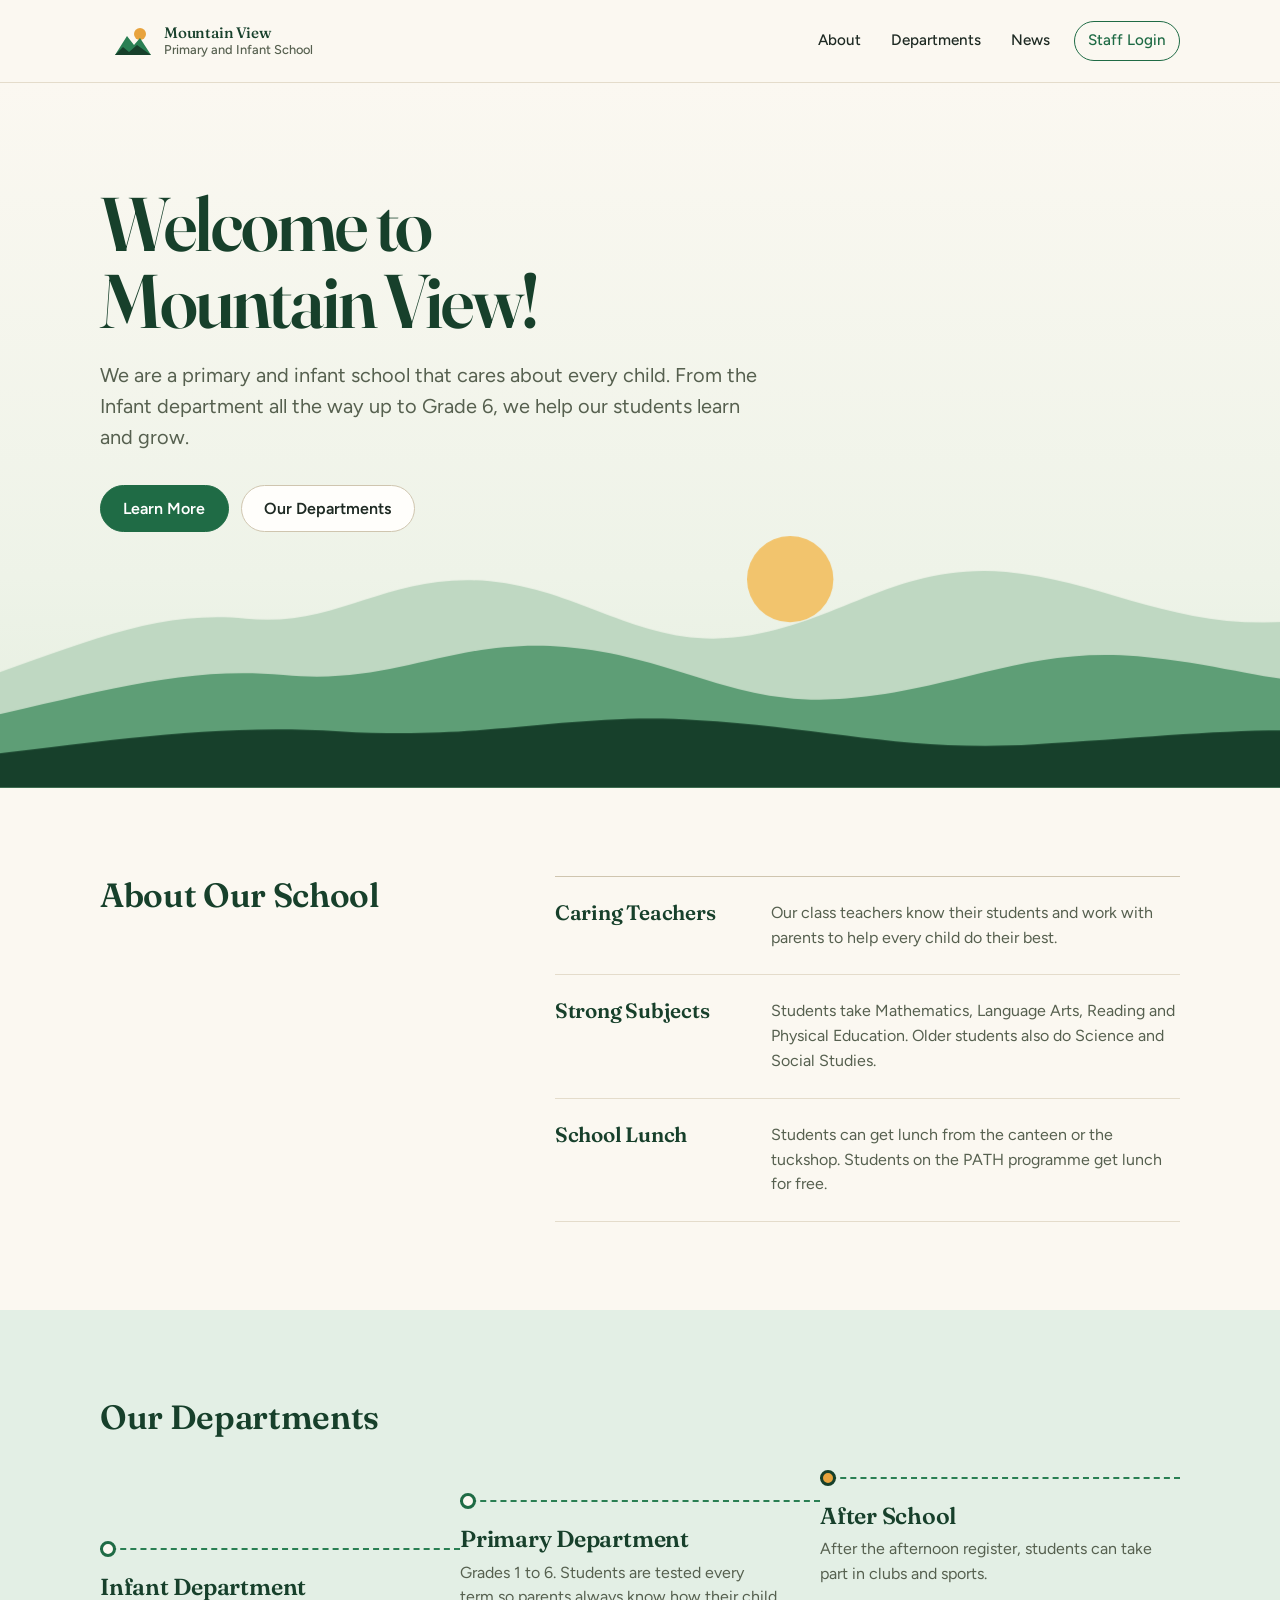
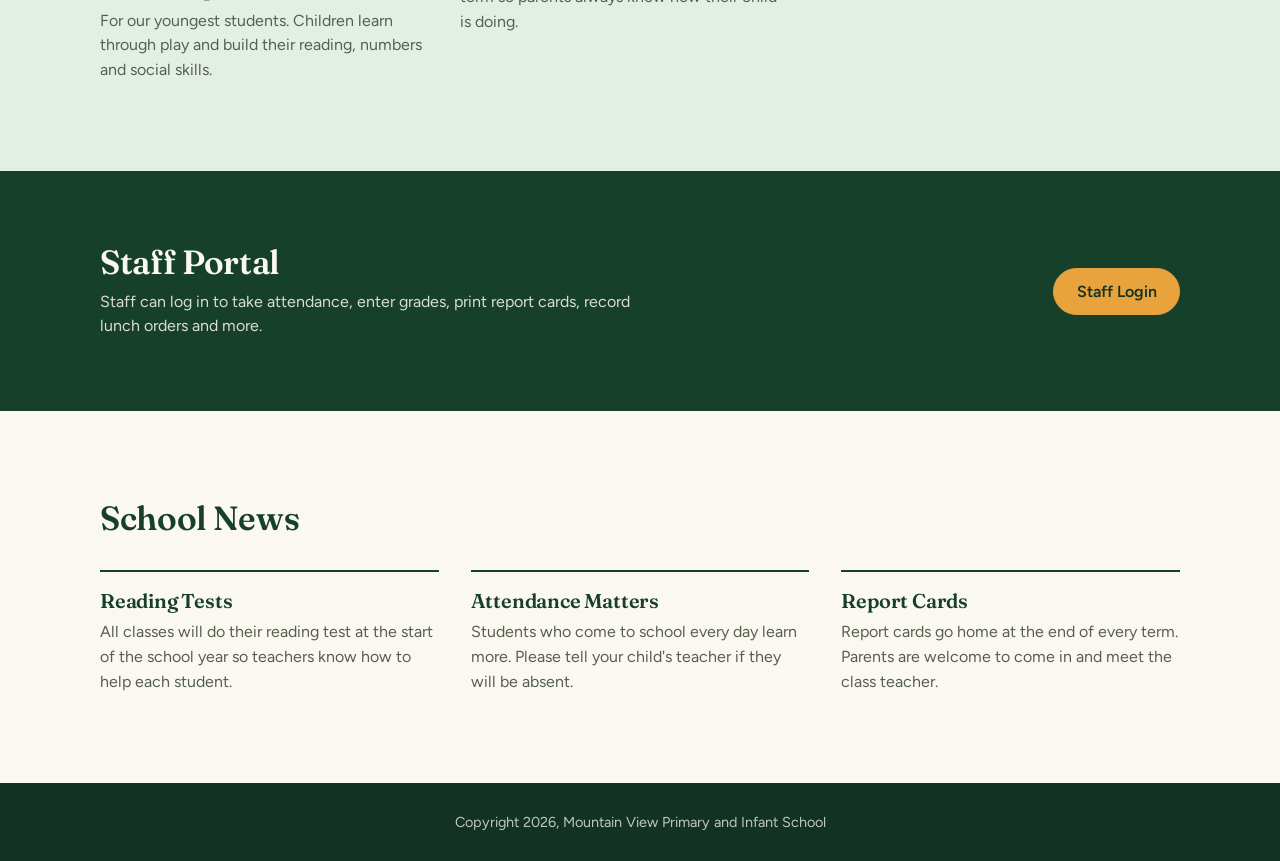
<file: src/main/resources/static/index.html>
<!DOCTYPE html>
<html lang="en">
<head>
    <meta charset="UTF-8">
    <meta name="viewport" content="width=device-width, initial-scale=1.0">
    <meta name="theme-color" content="#FBF8F1">
    <title>Mountain View Primary and Infant School</title>
    <link rel="stylesheet" href="css/styles.css">
</head>
<body>
    <header>
        <div class="container">
            <h1>
                <a href="index.html" class="brand">
                    <svg viewBox="0 0 40 40" aria-hidden="true">
                        <circle cx="27" cy="13" r="6" fill="#E8A33D"/>
                        <path d="M2 34 14 15l7 9 6-7 11 17z" fill="#2A7F53"/>
                        <path d="M2 34l8-8 6 5 8-7 14 10z" fill="#17402B"/>
                    </svg>
                    <span>Mountain View <small>Primary and Infant School</small></span>
                </a>
            </h1>
            <nav aria-label="Main">
                <ul>
                    <li><a href="#about">About</a></li>
                    <li><a href="#departments">Departments</a></li>
                    <li><a href="#news">News</a></li>
                    <li><a href="login.html" class="nav-cta">Staff Login</a></li>
                </ul>
            </nav>
        </div>
    </header>

    <main>
        <section class="hero">
            <div class="container">
                <h2>Welcome to Mountain View!</h2>
                <p>We are a primary and infant school that cares about every child. From the Infant department all the way up to Grade 6, we help our students learn and grow.</p>
                <div class="hero-actions">
                    <a href="#about" class="btn">Learn More</a>
                    <a href="#departments" class="btn secondary">Our Departments</a>
                </div>
            </div>
            <svg class="ridges" viewBox="0 0 1440 300" preserveAspectRatio="xMidYMax slice" aria-hidden="true">
                <circle class="sun-disc" cx="880" cy="78" r="46" fill="#F2C46D"/>
                <path class="ridge far" fill="#BFD8C2" d="M0 190 C120 150 200 110 300 120 C400 130 450 70 560 80 C660 90 720 150 820 140 C930 128 990 60 1110 70 C1220 80 1300 140 1440 120 V300 H0Z"/>
                <path class="ridge mid" fill="#5E9E76" d="M0 230 C140 200 230 170 340 180 C460 192 520 140 640 150 C760 160 820 215 940 205 C1060 195 1130 150 1250 160 C1340 168 1400 190 1440 185 V300 H0Z"/>
                <path class="ridge near" fill="#17402B" d="M0 268 C160 250 260 232 400 240 C560 250 640 220 780 228 C920 236 1000 262 1140 254 C1260 247 1360 236 1440 240 V300 H0Z"/>
            </svg>
        </section>

        <section class="section" id="about">
            <div class="container split">
                <h2>About Our School</h2>
                <ul class="ruled">
                    <li>
                        <h3>Caring Teachers</h3>
                        <p>Our class teachers know their students and work with parents to help every child do their best.</p>
                    </li>
                    <li>
                        <h3>Strong Subjects</h3>
                        <p>Students take Mathematics, Language Arts, Reading and Physical Education. Older students also do Science and Social Studies.</p>
                    </li>
                    <li>
                        <h3>School Lunch</h3>
                        <p>Students can get lunch from the canteen or the tuckshop. Students on the PATH programme get lunch for free.</p>
                    </li>
                </ul>
            </div>
        </section>

        <section class="section departments" id="departments">
            <div class="container">
                <h2>Our Departments</h2>
                <ol class="trail">
                    <li>
                        <h3>Infant Department</h3>
                        <p>For our youngest students. Children learn through play and build their reading, numbers and social skills.</p>
                    </li>
                    <li>
                        <h3>Primary Department</h3>
                        <p>Grades 1 to 6. Students are tested every term so parents always know how their child is doing.</p>
                    </li>
                    <li>
                        <h3>After School</h3>
                        <p>After the afternoon register, students can take part in clubs and sports.</p>
                    </li>
                </ol>
            </div>
        </section>

        <section class="portal-band">
            <div class="container">
                <div>
                    <h2>Staff Portal</h2>
                    <p>Staff can log in to take attendance, enter grades, print report cards, record lunch orders and more.</p>
                </div>
                <a href="login.html" class="btn sun">Staff Login</a>
            </div>
        </section>

        <section class="section" id="news">
            <div class="container">
                <h2>School News</h2>
                <div class="news-list">
                    <article>
                        <h3>Reading Tests</h3>
                        <p>All classes will do their reading test at the start of the school year so teachers know how to help each student.</p>
                    </article>
                    <article>
                        <h3>Attendance Matters</h3>
                        <p>Students who come to school every day learn more. Please tell your child's teacher if they will be absent.</p>
                    </article>
                    <article>
                        <h3>Report Cards</h3>
                        <p>Report cards go home at the end of every term. Parents are welcome to come in and meet the class teacher.</p>
                    </article>
                </div>
            </div>
        </section>
    </main>

    <footer>
        <div class="container">
            <p>Copyright 2026, Mountain View Primary and Infant School</p>
        </div>
    </footer>
</body>
</html>
</file>
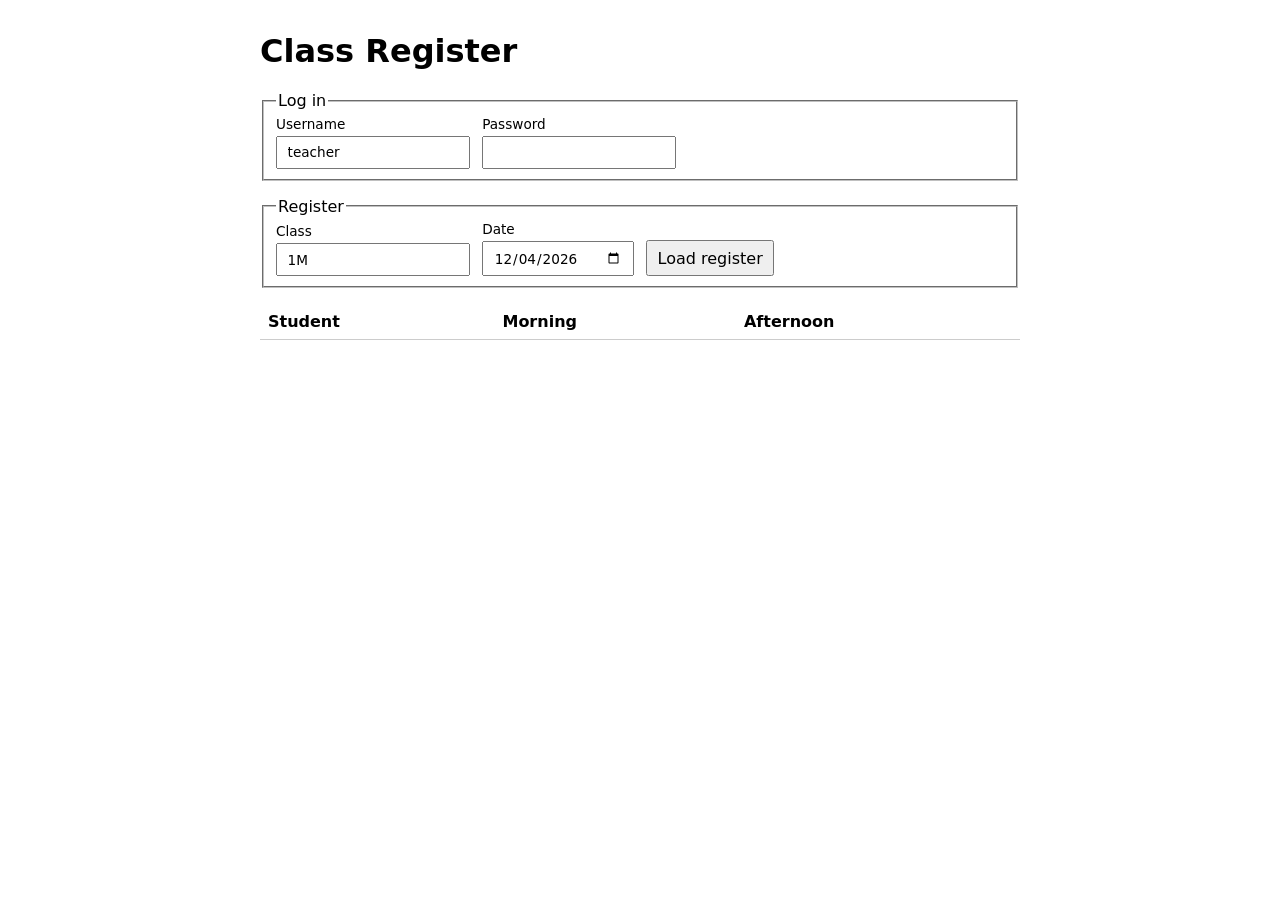
<file: src/main/resources/static/attendance.html>
<!DOCTYPE html>
<html lang="en">
<head>
  <meta charset="UTF-8">
  <meta name="viewport" content="width=device-width, initial-scale=1">
  <title>Class Register</title>
  <style>
    body { font-family: system-ui, sans-serif; max-width: 760px; margin: 2rem auto; padding: 0 1rem; }
    fieldset { margin-bottom: 1rem; display: flex; gap: .75rem; flex-wrap: wrap; align-items: end; }
    label { display: flex; flex-direction: column; font-size: .85rem; gap: .25rem; }
    input, select, button { font: inherit; padding: .4rem .6rem; }
    table { border-collapse: collapse; width: 100%; }
    th, td { border-bottom: 1px solid #ccc; padding: .5rem; text-align: left; }
    #message { margin: 1rem 0; font-weight: 600; }
  </style>
</head>
<body>
  <h1>Class Register</h1>

  <fieldset>
    <legend>Log in</legend>
    <label>Username <input id="username" value="teacher"></label>
    <label>Password <input id="password" type="password"></label>
  </fieldset>

  <fieldset>
    <legend>Register</legend>
    <label>Class <input id="className" value="1M"></label>
    <label>Date <input id="date" type="date"></label>
    <button id="load" type="button">Load register</button>
  </fieldset>

  <p id="message"></p>

  <table>
    <thead><tr><th>Student</th><th>Morning</th><th>Afternoon</th></tr></thead>
    <tbody id="rows"></tbody>
  </table>

  <p><button id="save" type="button" hidden>Save register</button></p>

  <script>
    const OPTIONS = ["PRESENT", "ABSENT", "LATE"];
    const el = (id) => document.getElementById(id);
    el("date").value = new Date().toLocaleDateString("en-CA");   // today as YYYY-MM-DD

    // HTTP Basic: the username and password go in a header on every request
    function authHeader() {
      return "Basic " + btoa(el("username").value + ":" + el("password").value);
    }

    async function callApi(method, url, body) {
      const response = await fetch(url, {
        method: method,
        headers: { "Authorization": authHeader(), "Content-Type": "application/json" },
        body: body ? JSON.stringify(body) : undefined
      });
      if (response.status === 401) throw new Error("Wrong username or password.");
      if (response.status === 403) throw new Error("Your role is not allowed to take attendance.");
      const data = await response.json();
      if (!response.ok) throw new Error(data.message || "Something went wrong.");
      return data;
    }

    function dropdown(selected) {
      const select = document.createElement("select");
      for (const option of OPTIONS) {
        const item = document.createElement("option");
        item.value = option;
        item.textContent = option.charAt(0) + option.slice(1).toLowerCase();
        item.selected = option === (selected || "PRESENT");
        select.appendChild(item);
      }
      return select;
    }

    function showRegister(register) {
      el("rows").replaceChildren();
      for (const row of register) {
        const tr = document.createElement("tr");
        tr.dataset.studentId = row.studentId;
        const name = document.createElement("td");
        name.textContent = row.studentName;
        const morning = document.createElement("td");
        morning.appendChild(dropdown(row.morning));
        const afternoon = document.createElement("td");
        afternoon.appendChild(dropdown(row.afternoon));
        tr.append(name, morning, afternoon);
        el("rows").appendChild(tr);
      }
      el("save").hidden = register.length === 0;
    }

    el("load").addEventListener("click", async () => {
      try {
        const url = "/api/attendance/classes/" + encodeURIComponent(el("className").value) + "?date=" + el("date").value;
        showRegister(await callApi("GET", url));
        el("message").textContent = "Register loaded.";
      } catch (error) {
        el("message").textContent = error.message;
      }
    });

    el("save").addEventListener("click", async () => {
      const entries = [...el("rows").children].map((tr) => ({
        studentId: Number(tr.dataset.studentId),
        morning: tr.querySelectorAll("select")[0].value,
        afternoon: tr.querySelectorAll("select")[1].value
      }));
      try {
        const url = "/api/attendance/classes/" + encodeURIComponent(el("className").value);
        showRegister(await callApi("PUT", url, { date: el("date").value, entries: entries }));
        el("message").textContent = "Saved " + entries.length + " students.";
      } catch (error) {
        el("message").textContent = error.message;
      }
    });
  </script>
</body>
</html>
</file>
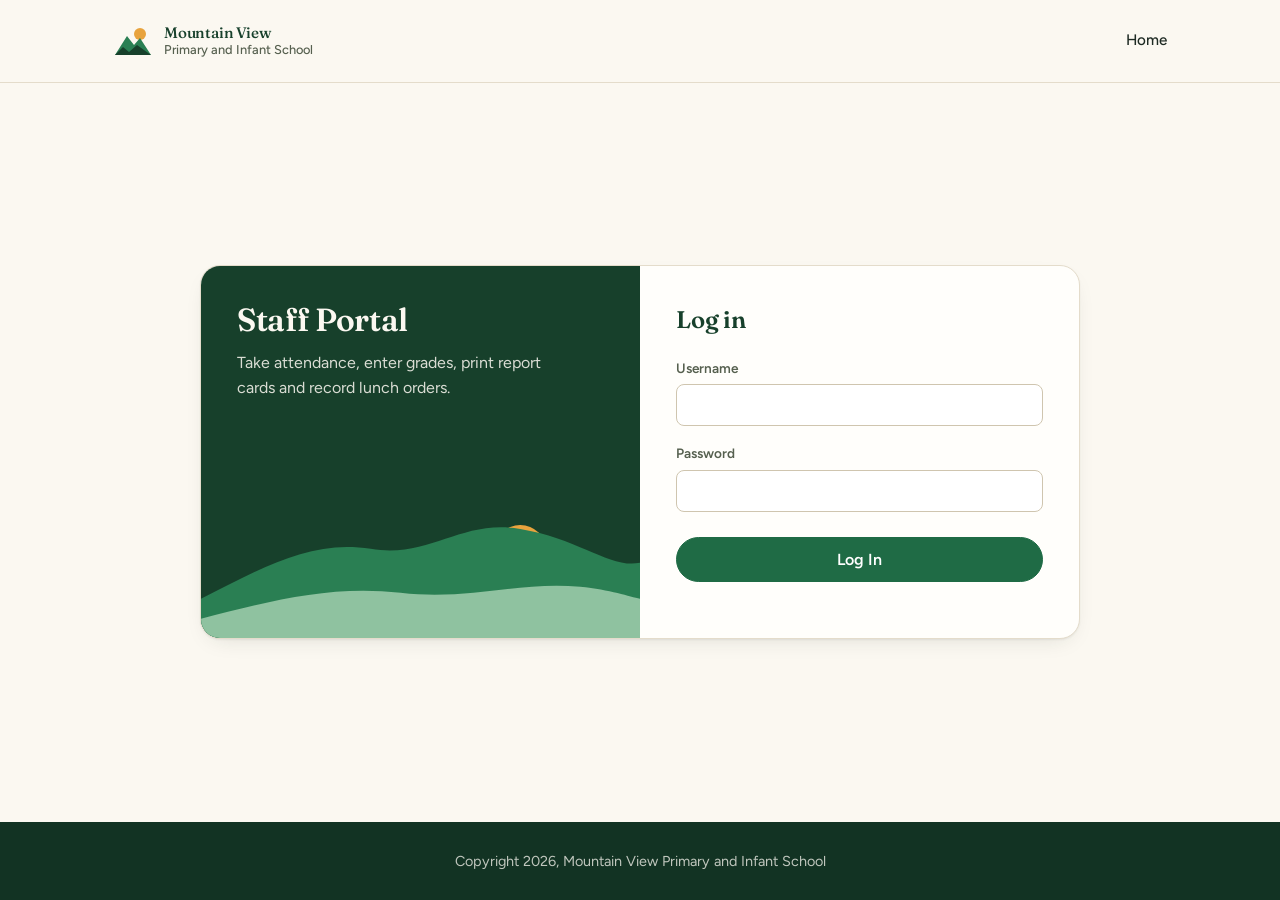
<file: src/main/resources/static/login.html>
<!DOCTYPE html>
<html lang="en">
<head>
    <meta charset="UTF-8">
    <meta name="viewport" content="width=device-width, initial-scale=1.0">
    <meta name="theme-color" content="#FBF8F1">
    <title>Staff Login</title>
    <link rel="stylesheet" href="css/styles.css">
    <script src="js/login.js"></script>
</head>
<body>
    <header>
        <div class="container">
            <h1>
                <a href="index.html" class="brand">
                    <svg viewBox="0 0 40 40" aria-hidden="true">
                        <circle cx="27" cy="13" r="6" fill="#E8A33D"/>
                        <path d="M2 34 14 15l7 9 6-7 11 17z" fill="#2A7F53"/>
                        <path d="M2 34l8-8 6 5 8-7 14 10z" fill="#17402B"/>
                    </svg>
                    <span>Mountain View <small>Primary and Infant School</small></span>
                </a>
            </h1>
            <nav aria-label="Main">
                <ul>
                    <li><a href="index.html">Home</a></li>
                </ul>
            </nav>
        </div>
    </header>

    <main class="login-page">
        <div class="login-box">
            <div class="login-side">
                <h2>Staff Portal</h2>
                <p>Take attendance, enter grades, print report cards and record lunch orders.</p>
                <svg viewBox="0 0 440 150" preserveAspectRatio="xMidYMax slice" aria-hidden="true">
                    <circle cx="320" cy="62" r="26" fill="#E8A33D"/>
                    <path fill="#2A7F53" d="M0 110 C60 80 110 50 170 60 C230 70 260 30 320 40 C380 50 410 80 440 74 V150 H0Z"/>
                    <path fill="#8FC2A0" d="M0 130 C70 112 130 96 200 104 C270 112 320 92 380 98 C410 101 430 108 440 110 V150 H0Z"/>
                </svg>
            </div>
            <form id="login-form" class="login-form">
                <h3>Log in</h3>
                <div class="field">
                    <label for="username">Username</label>
                    <input type="text" id="username" name="username" autocomplete="username" autocapitalize="none" spellcheck="false">
                </div>
                <div class="field">
                    <label for="password">Password</label>
                    <input type="password" id="password" name="password" autocomplete="current-password">
                </div>
                <button type="submit">Log In</button>
                <p id="message" class="message error" role="alert"></p>
            </form>
        </div>
    </main>

    <footer>
        <div class="container">
            <p>Copyright 2026, Mountain View Primary and Infant School</p>
        </div>
    </footer>
</body>
</html>
</file>
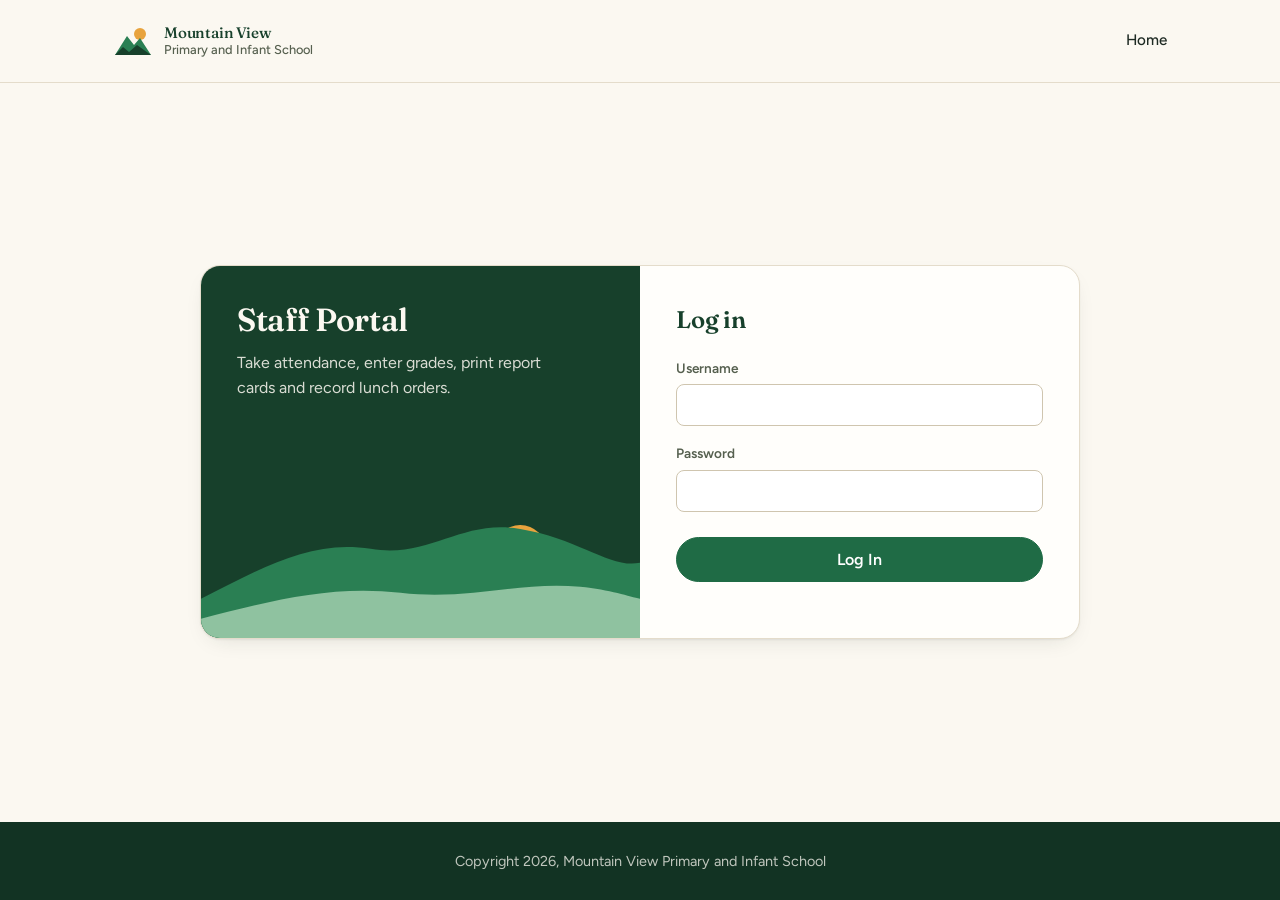
<file: src/main/resources/static/portal/attendance.html>
<!DOCTYPE html>
<html lang="en">
<head>
    <meta charset="UTF-8">
    <meta name="viewport" content="width=device-width, initial-scale=1.0">
    <title>Staff Portal - Attendance</title>
    <link rel="stylesheet" href="../css/styles.css">
    <script src="../js/common.js"></script>
    <script src="../js/attendance.js"></script>
</head>
<body>
    <header>
        <div class="container">
            <h1>MVPI Staff Portal</h1>
            <nav>
                <ul id="nav"></ul>
            </nav>
        </div>
    </header>

    <main class="portal container">
        <p class="user-info" id="user-info"></p>
        <div id="page-content">
            <h2>Attendance</h2>

            <fieldset>
                <legend>Take the Register</legend>
                <label>Class <select id="register-class"></select></label>
                <label>Date <input type="date" id="register-date"></label>
                <button type="button" id="load-register">Load Register</button>
                <p id="register-status"></p>
                <div class="table-scroll">
                    <table id="register-table" hidden>
                        <thead>
                            <tr><th>Student</th><th>Morning</th><th>Afternoon</th></tr>
                        </thead>
                        <tbody id="register-rows"></tbody>
                    </table>
                </div>
                <button type="button" id="all-present" class="grey" hidden>Mark Everyone Present</button>
                <button type="button" id="save-register" hidden>Save Register</button>
                <p id="register-message" class="message"></p>
            </fieldset>

            <fieldset>
                <legend>Daily Summary</legend>
                <label>Date <input type="date" id="daily-date"></label>
                <button type="button" id="load-daily">Show</button>
                <div id="daily-result"></div>
            </fieldset>

            <fieldset>
                <legend>Monthly Report</legend>
                <label>Month <input type="month" id="monthly-month"></label>
                <button type="button" id="load-monthly">Show</button>
                <div id="monthly-result"></div>
            </fieldset>

            <fieldset>
                <legend>Student Attendance History</legend>
                <label>Student name <input type="search" id="history-name" placeholder="e.g. Brown"></label>
                <label>From <input type="date" id="history-from"></label>
                <label>To <input type="date" id="history-to"></label>
                <button type="button" id="load-history">Search</button>
                <div id="history-result"></div>
            </fieldset>
        </div>
    </main>

    <footer>
        <div class="container">
            <p>Copyright 2026, Mountain View Primary and Infant School</p>
        </div>
    </footer>
</body>
</html>
</file>
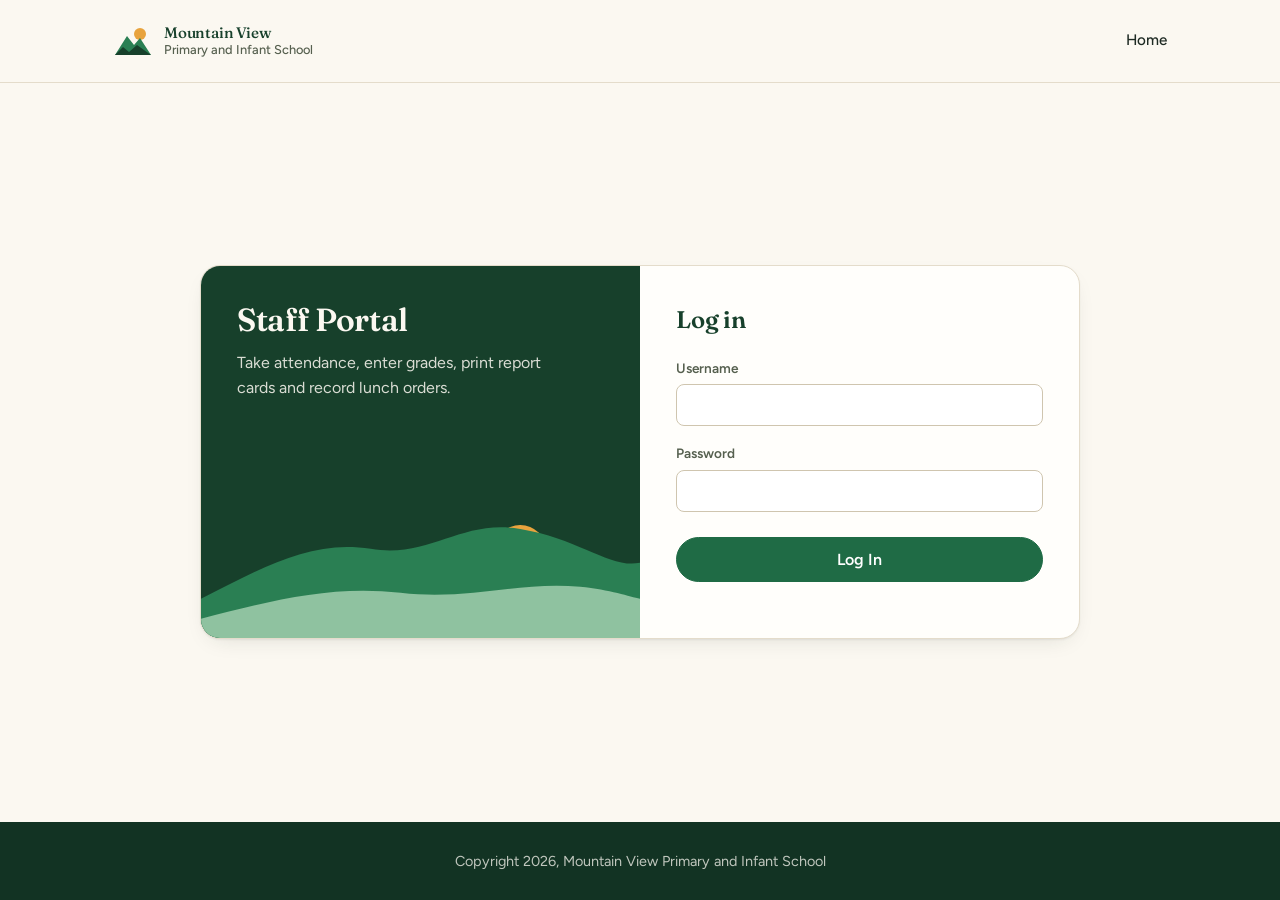
<file: src/main/resources/static/portal/dashboard.html>
<!DOCTYPE html>
<html lang="en">
<head>
    <meta charset="UTF-8">
    <meta name="viewport" content="width=device-width, initial-scale=1.0">
    <title>Staff Portal - Home</title>
    <link rel="stylesheet" href="../css/styles.css">
    <script src="../js/common.js"></script>
    <script src="../js/dashboard.js"></script>
</head>
<body>
    <header>
        <div class="container">
            <h1>MVPI Staff Portal</h1>
            <nav>
                <ul id="nav"></ul>
            </nav>
        </div>
    </header>

    <main class="portal container">
        <p class="user-info" id="user-info"></p>
        <div id="page-content">
            <h2 id="welcome">Welcome!</h2>
            <p>Use the menu at the top to get to the parts of the portal you can use.</p>

            <h3>Today at a glance</h3>
            <div class="boxes" id="boxes"></div>
        </div>
    </main>

    <footer>
        <div class="container">
            <p>Copyright 2026, Mountain View Primary and Infant School</p>
        </div>
    </footer>
</body>
</html>
</file>
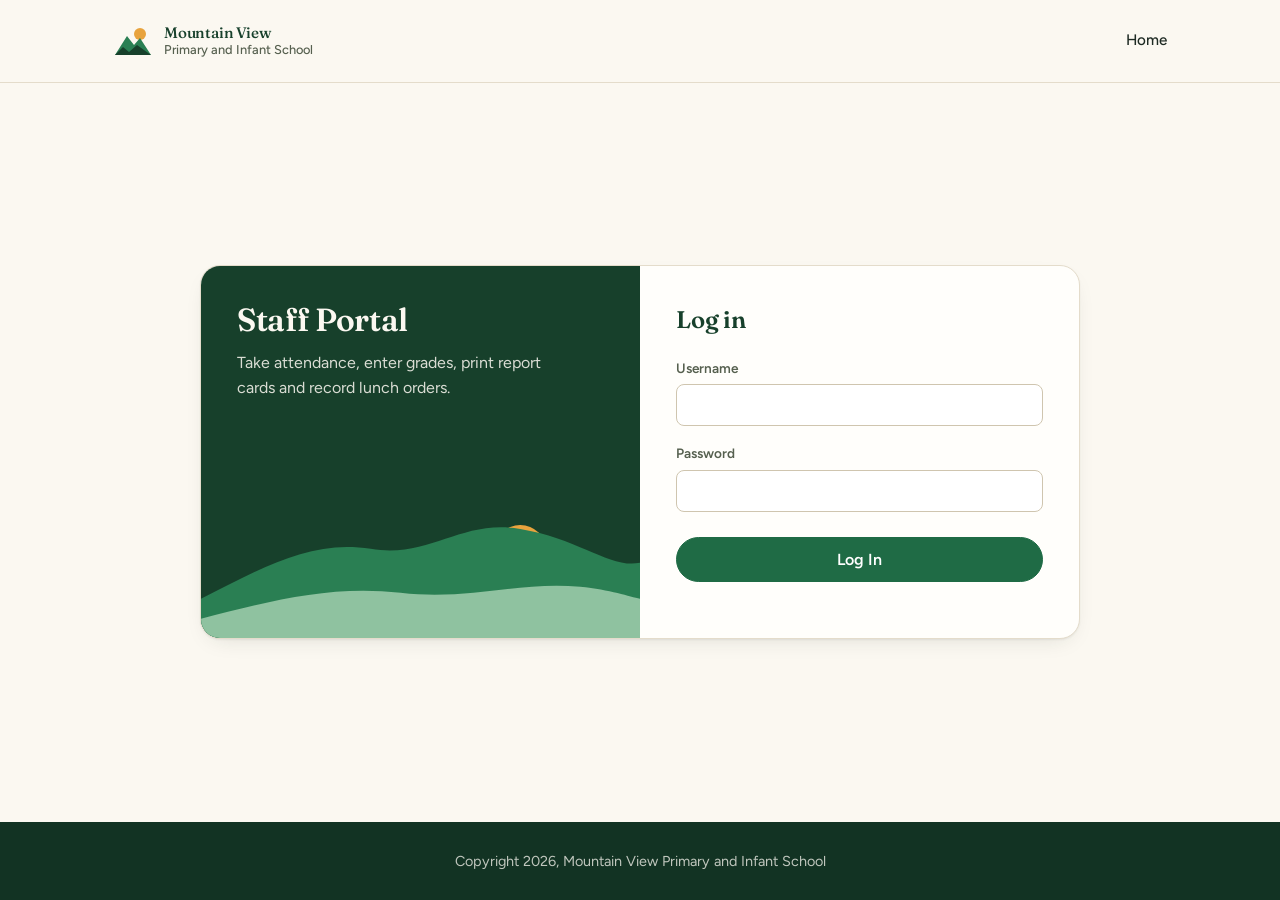
<file: src/main/resources/static/portal/finance.html>
<!DOCTYPE html>
<html lang="en">
<head>
    <meta charset="UTF-8">
    <meta name="viewport" content="width=device-width, initial-scale=1.0">
    <title>Staff Portal - Finance</title>
    <link rel="stylesheet" href="../css/styles.css">
    <script src="../js/common.js"></script>
    <script src="../js/finance.js"></script>
</head>
<body>
    <header>
        <div class="container">
            <h1>MVPI Staff Portal</h1>
            <nav>
                <ul id="nav"></ul>
            </nav>
        </div>
    </header>

    <main class="portal container">
        <p class="user-info" id="user-info"></p>
        <div id="page-content">
            <h2>Income and Expenses</h2>

            <fieldset>
                <legend>Summary</legend>
                <label>From <input type="date" id="from"></label>
                <label>To <input type="date" id="to"></label>
                <label>Type
                    <select id="type-filter">
                        <option value="">All</option>
                        <option value="INCOME">Income</option>
                        <option value="EXPENSE">Expense</option>
                    </select>
                </label>
                <button type="button" id="load-summary">Show</button>
                <div id="summary-result"></div>
            </fieldset>

            <form id="entry-form">
                <fieldset>
                    <legend id="form-title">Add Income or Expense</legend>
                    <label>Type
                        <select id="type">
                            <option value="EXPENSE">Expense</option>
                            <option value="INCOME">Income</option>
                        </select>
                    </label>
                    <label>Category <select id="category"></select></label>
                    <label>Amount <input type="number" id="amount" min="0.01" step="0.01"></label>
                    <label>Date <input type="date" id="entry-date"></label>
                    <br>
                    <label>Description <input type="text" id="description" size="30"></label>
                    <label>Paid to / received from <input type="text" id="payee"></label>
                    <label>Receipt or cheque # <input type="text" id="reference"></label>
                    <br>
                    <button type="submit" id="save-button">Save</button>
                    <button type="button" class="grey" id="cancel-button" hidden>Cancel</button>
                    <p id="form-message" class="message"></p>
                </fieldset>
            </form>

            <fieldset>
                <legend>Monthly Report</legend>
                <label>Month <input type="month" id="month"></label>
                <button type="button" id="load-monthly">Show</button>
                <button type="button" class="grey" onclick="window.print()">Print</button>
                <div id="monthly-result"></div>
            </fieldset>
        </div>
    </main>

    <footer>
        <div class="container">
            <p>Copyright 2026, Mountain View Primary and Infant School</p>
        </div>
    </footer>
</body>
</html>
</file>
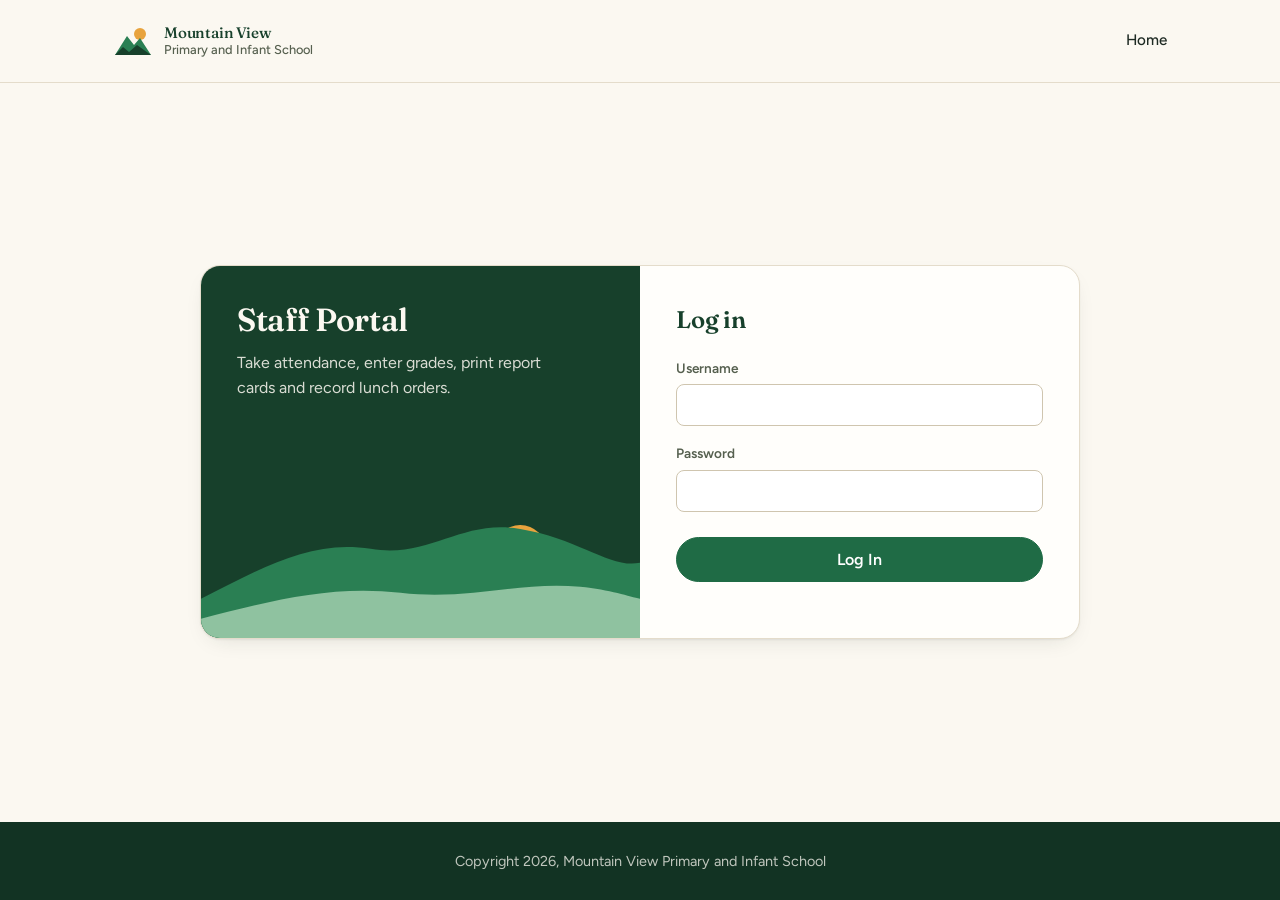
<file: src/main/resources/static/portal/grades.html>
<!DOCTYPE html>
<html lang="en">
<head>
    <meta charset="UTF-8">
    <meta name="viewport" content="width=device-width, initial-scale=1.0">
    <title>Staff Portal - Grades</title>
    <link rel="stylesheet" href="../css/styles.css">
    <script src="../js/common.js"></script>
    <script src="../js/grades.js"></script>
</head>
<body>
    <header>
        <div class="container">
            <h1>MVPI Staff Portal</h1>
            <nav>
                <ul id="nav"></ul>
            </nav>
        </div>
    </header>

    <main class="portal container">
        <p class="user-info" id="user-info"></p>
        <div id="page-content">
            <h2>Grades</h2>

            <label>Class <select id="class-select"></select></label>
            <label>Student <select id="student-select"></select></label>
            <label>Academic year <input type="text" id="year" size="10"></label>
            <label>Term
                <select id="term-filter">
                    <option value="">All terms</option>
                    <option value="DIAGNOSTIC">Diagnostic</option>
                    <option value="TERM_1">Term 1</option>
                    <option value="TERM_2">Term 2</option>
                    <option value="TERM_3">Term 3</option>
                </select>
            </label>
            <button type="button" id="show-grades">Show Grades</button>

            <div id="grades-result"></div>

            <form id="grade-form" hidden>
                <fieldset>
                    <legend id="form-title">Add a Grade</legend>
                    <label>Subject <select id="subject"></select></label>
                    <label>Term
                        <select id="term">
                            <option value="DIAGNOSTIC">Diagnostic</option>
                            <option value="TERM_1">Term 1</option>
                            <option value="TERM_2">Term 2</option>
                            <option value="TERM_3">Term 3</option>
                        </select>
                    </label>
                    <label>Classwork (0-100) <input type="number" id="classwork" min="0" max="100" step="0.5"></label>
                    <label>Exam (0-100) <input type="number" id="exam" min="0" max="100" step="0.5"></label>
                    <br>
                    <button type="submit" id="save-button">Add Grade</button>
                    <button type="button" class="grey" id="cancel-button" hidden>Cancel</button>
                    <p id="form-message" class="message"></p>
                </fieldset>
            </form>
        </div>
    </main>

    <footer>
        <div class="container">
            <p>Copyright 2026, Mountain View Primary and Infant School</p>
        </div>
    </footer>
</body>
</html>
</file>
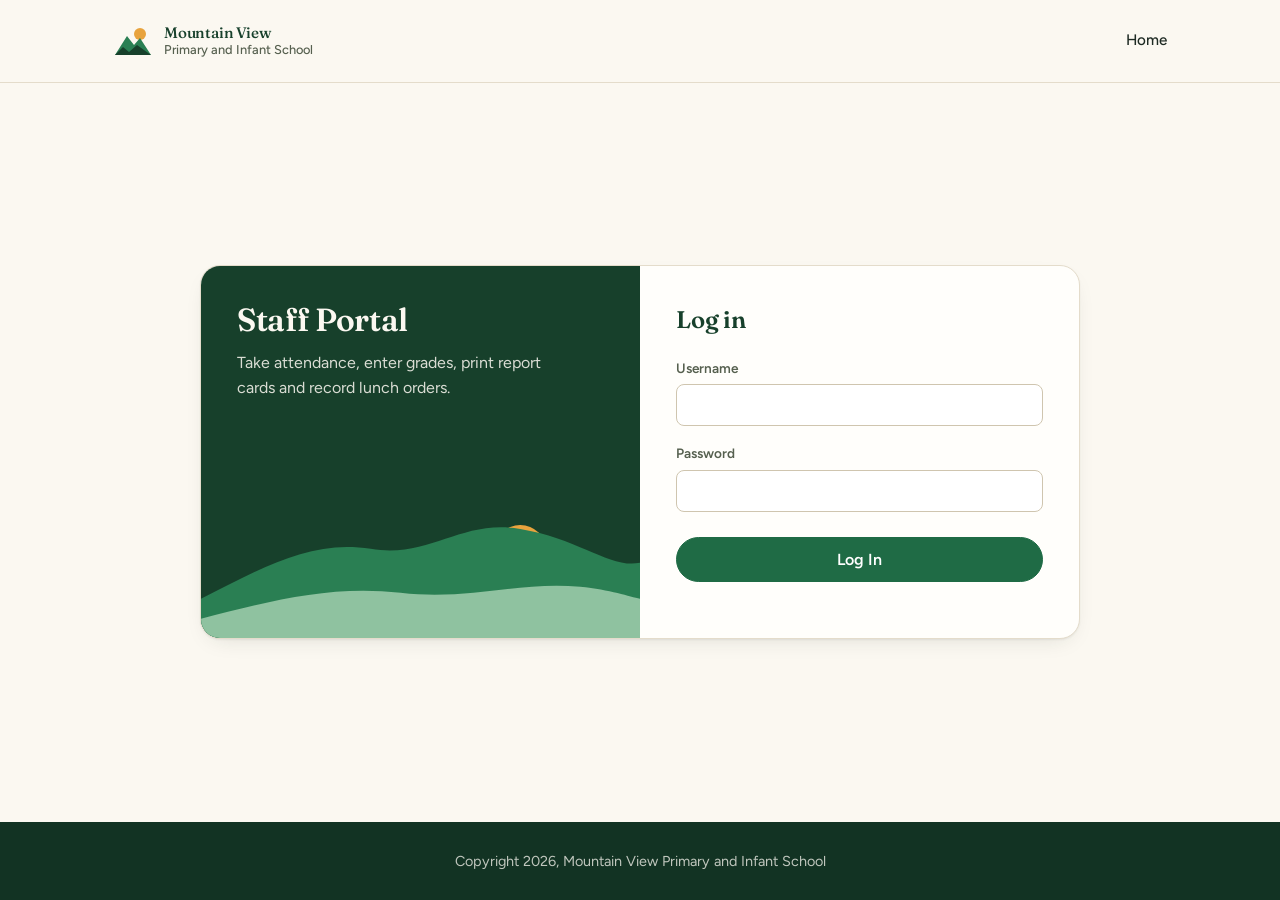
<file: src/main/resources/static/portal/lunch.html>
<!DOCTYPE html>
<html lang="en">
<head>
    <meta charset="UTF-8">
    <meta name="viewport" content="width=device-width, initial-scale=1.0">
    <title>Staff Portal - Lunch</title>
    <link rel="stylesheet" href="../css/styles.css">
    <script src="../js/common.js"></script>
    <script src="../js/lunch.js"></script>
</head>
<body>
    <header>
        <div class="container">
            <h1>MVPI Staff Portal</h1>
            <nav>
                <ul id="nav"></ul>
            </nav>
        </div>
    </header>

    <main class="portal container">
        <p class="user-info" id="user-info"></p>
        <div id="page-content">
            <h2>Lunch</h2>

            <fieldset>
                <legend>Lunch Orders</legend>
                <label>Date <input type="date" id="order-date"></label>
                <button type="button" id="load-orders">Show Orders</button>
                <div id="orders-result"></div>
                <p id="orders-message" class="message"></p>
            </fieldset>

            <form id="order-form">
                <fieldset>
                    <legend id="form-title">Record an Order</legend>
                    <label>Student <select id="order-student"></select></label>
                    <label>Date <input type="date" id="order-form-date"></label>
                    <label>Method
                        <select id="order-method">
                            <option value="">Student's usual method</option>
                            <option value="CANTEEN">Canteen</option>
                            <option value="TUCKSHOP">Tuckshop</option>
                            <option value="PATH">PATH</option>
                        </select>
                    </label>
                    <br>
                    <label>Item <input type="text" id="order-item" placeholder="e.g. Chicken and rice"></label>
                    <label>Amount paid <input type="number" id="order-amount" min="0" step="0.01"></label>
                    <label>Status
                        <select id="order-status">
                            <option value="ORDERED">Ordered</option>
                            <option value="SERVED">Served</option>
                            <option value="CANCELLED">Cancelled</option>
                        </select>
                    </label>
                    <p>PATH lunches are free, so the amount is saved as $0.</p>
                    <button type="submit" id="save-button">Save Order</button>
                    <button type="button" class="grey" id="cancel-button" hidden>Cancel</button>
                    <p id="form-message" class="message"></p>
                </fieldset>
            </form>

            <fieldset>
                <legend>Students' Lunch Methods</legend>
                <p>Change the dropdown to change how a student usually gets lunch.</p>
                <div class="table-scroll">
                    <table>
                        <thead>
                            <tr><th>Student</th><th>Class</th><th>Lunch Method</th></tr>
                        </thead>
                        <tbody id="method-rows"></tbody>
                    </table>
                </div>
                <p id="method-message" class="message"></p>
            </fieldset>

            <fieldset>
                <legend>Daily Lunch Report</legend>
                <label>Date <input type="date" id="report-date"></label>
                <button type="button" id="load-report">Show Report</button>
                <div id="report-result"></div>
            </fieldset>
        </div>
    </main>

    <footer>
        <div class="container">
            <p>Copyright 2026, Mountain View Primary and Infant School</p>
        </div>
    </footer>
</body>
</html>
</file>
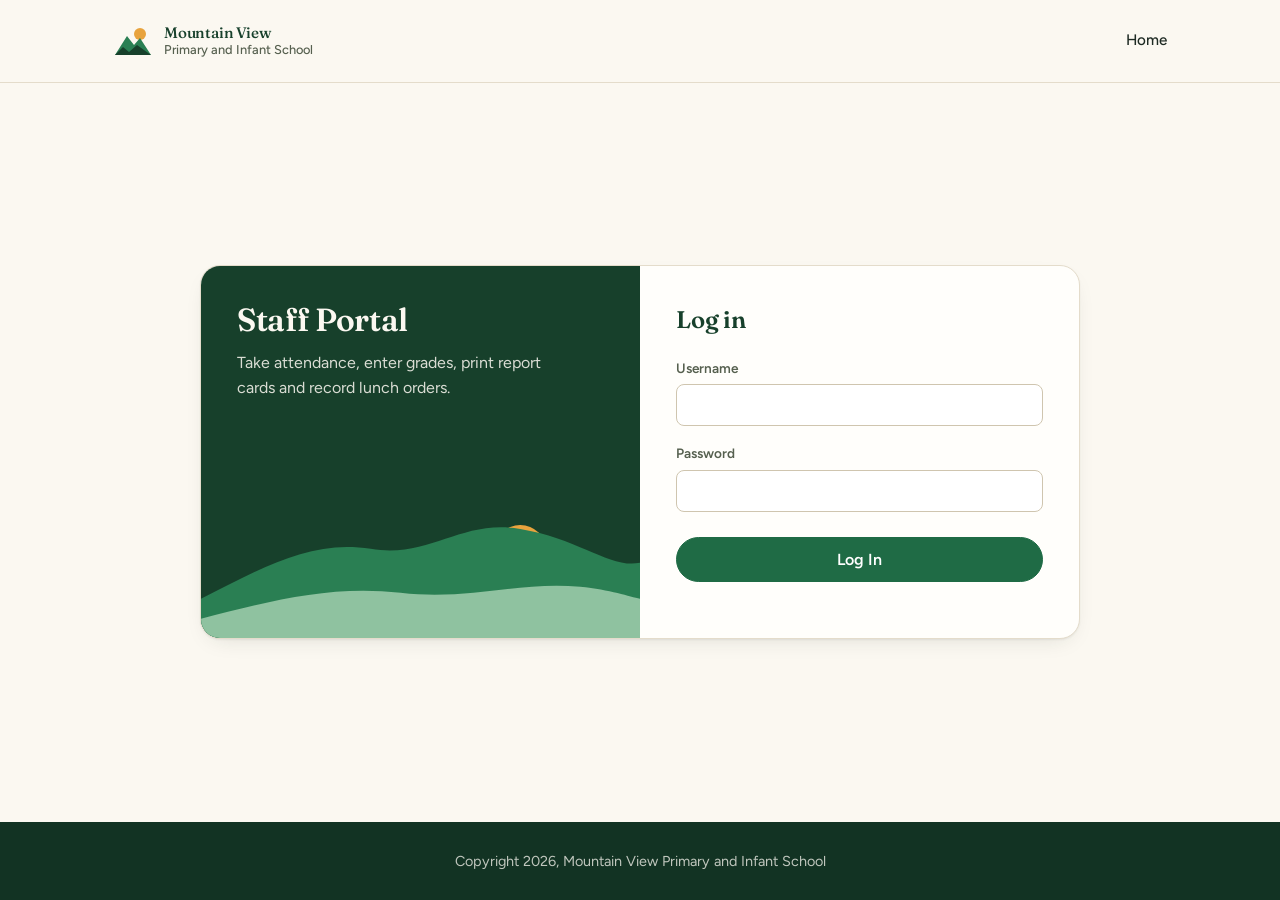
<file: src/main/resources/static/portal/reportcard.html>
<!DOCTYPE html>
<html lang="en">
<head>
    <meta charset="UTF-8">
    <meta name="viewport" content="width=device-width, initial-scale=1.0">
    <title>Staff Portal - Report Cards</title>
    <link rel="stylesheet" href="../css/styles.css">
    <script src="../js/common.js"></script>
    <script src="../js/reportcard.js"></script>
</head>
<body>
    <header>
        <div class="container">
            <h1>MVPI Staff Portal</h1>
            <nav>
                <ul id="nav"></ul>
            </nav>
        </div>
    </header>

    <main class="portal container">
        <p class="user-info" id="user-info"></p>
        <div id="page-content">
            <h2 class="no-print">Report Cards</h2>

            <fieldset>
                <legend>Pick a Student</legend>
                <label>Class <select id="class-select"></select></label>
                <label>Student <select id="student-select"></select></label>
                <label>Academic year <input type="text" id="year" size="10"></label>
                <label>Term
                    <select id="term">
                        <option value="TERM_1">Term 1</option>
                        <option value="TERM_2">Term 2</option>
                        <option value="TERM_3">Term 3</option>
                        <option value="DIAGNOSTIC">Diagnostic</option>
                    </select>
                </label>
                <br>
                <label>Attendance from <input type="date" id="from"></label>
                <label>to <input type="date" id="to"></label>
                <button type="button" id="make-card">Make Report Card</button>
                <p id="message" class="message error"></p>
            </fieldset>

            <div id="card"></div>
        </div>
    </main>

    <footer>
        <div class="container">
            <p>Copyright 2026, Mountain View Primary and Infant School</p>
        </div>
    </footer>
</body>
</html>
</file>
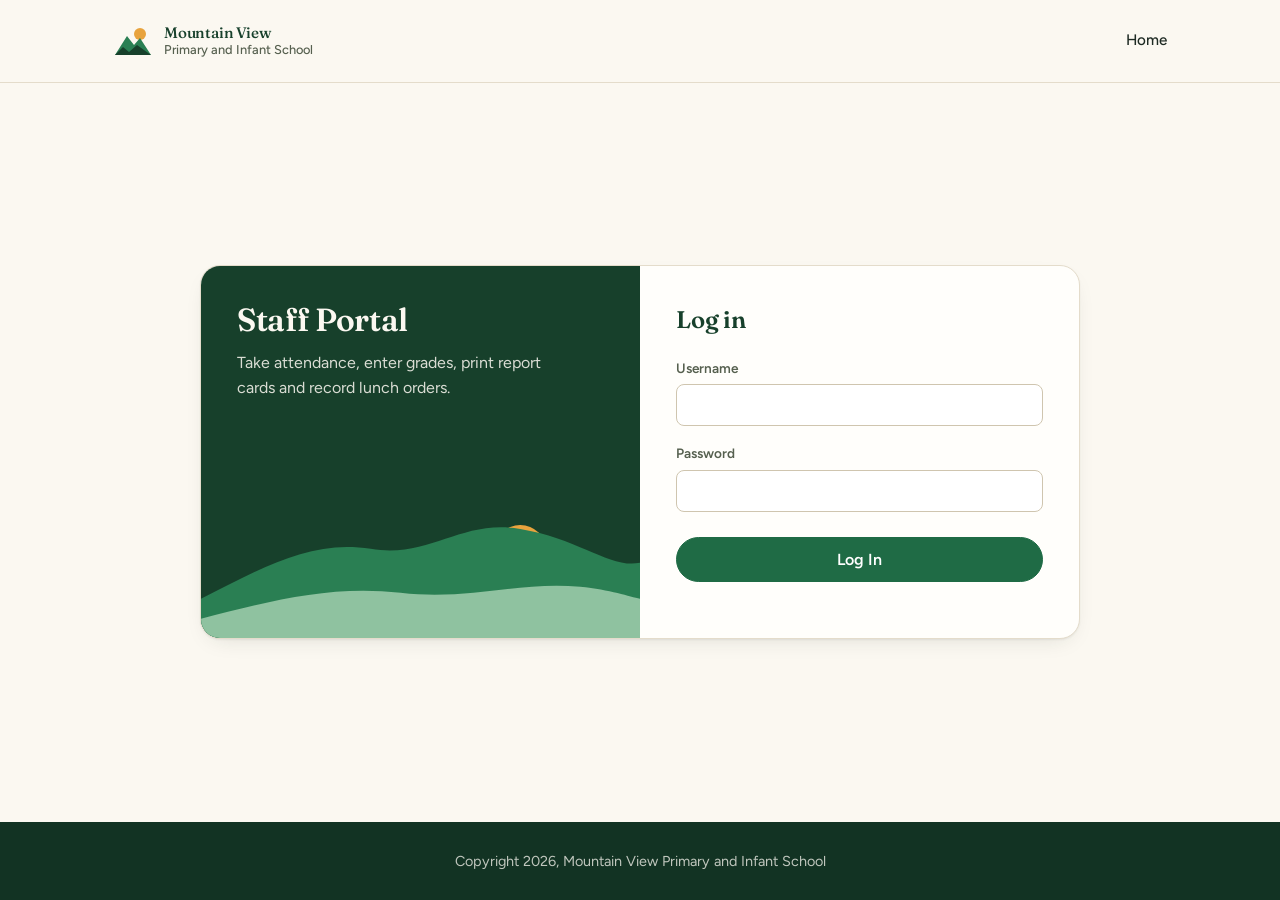
<file: src/main/resources/static/portal/staff.html>
<!DOCTYPE html>
<html lang="en">
<head>
    <meta charset="UTF-8">
    <meta name="viewport" content="width=device-width, initial-scale=1.0">
    <title>Staff Portal - Staff</title>
    <link rel="stylesheet" href="../css/styles.css">
    <script src="../js/common.js"></script>
    <script src="../js/staff.js"></script>
</head>
<body>
    <header>
        <div class="container">
            <h1>MVPI Staff Portal</h1>
            <nav>
                <ul id="nav"></ul>
            </nav>
        </div>
    </header>

    <main class="portal container">
        <p class="user-info" id="user-info"></p>
        <div id="page-content">
            <h2>Staff Records</h2>

            <label>Name <input type="search" id="search-name"></label>
            <label>Position <select id="search-position"></select></label>
            <label>Status
                <select id="search-status">
                    <option value="">Any</option>
                    <option value="ACTIVE" selected>Active</option>
                    <option value="ON_LEAVE">On Leave</option>
                    <option value="FORMER">Former</option>
                </select>
            </label>
            <button type="button" id="search-button">Search</button>

            <div class="table-scroll">
                <table>
                    <thead>
                        <tr><th>Name</th><th>Position</th><th>Class</th><th>Phone</th><th>Email</th><th>Status</th><th></th></tr>
                    </thead>
                    <tbody id="staff-rows"></tbody>
                </table>
            </div>

            <form id="staff-form">
                <fieldset>
                    <legend id="form-title">Add a Staff Member</legend>
                    <label>First name <input type="text" id="firstName"></label>
                    <label>Last name <input type="text" id="lastName"></label>
                    <label>Date of birth <input type="date" id="dateOfBirth"></label>
                    <br>
                    <label>Position <select id="position"></select></label>
                    <label>Class (teachers only) <input type="text" id="className" size="6"></label>
                    <label>Employment
                        <select id="employmentType">
                            <option value="FULL_TIME">Full Time</option>
                            <option value="PART_TIME">Part Time</option>
                            <option value="CONTRACT">Contract</option>
                        </select>
                    </label>
                    <label>Hire date <input type="date" id="hireDate"></label>
                    <br>
                    <label>Phone (876-555-0123) <input type="text" id="phone"></label>
                    <label>Email <input type="email" id="email"></label>
                    <label>Address <input type="text" id="address" size="35"></label>
                    <label id="status-label" hidden>Status
                        <select id="employmentStatus">
                            <option value="ACTIVE">Active</option>
                            <option value="ON_LEAVE">On Leave</option>
                            <option value="FORMER">Former</option>
                        </select>
                    </label>
                    <br>
                    <button type="submit" id="save-button">Add Staff Member</button>
                    <button type="button" class="grey" id="cancel-button" hidden>Cancel</button>
                    <p id="form-message" class="message"></p>
                </fieldset>
            </form>
        </div>
    </main>

    <footer>
        <div class="container">
            <p>Copyright 2026, Mountain View Primary and Infant School</p>
        </div>
    </footer>
</body>
</html>
</file>
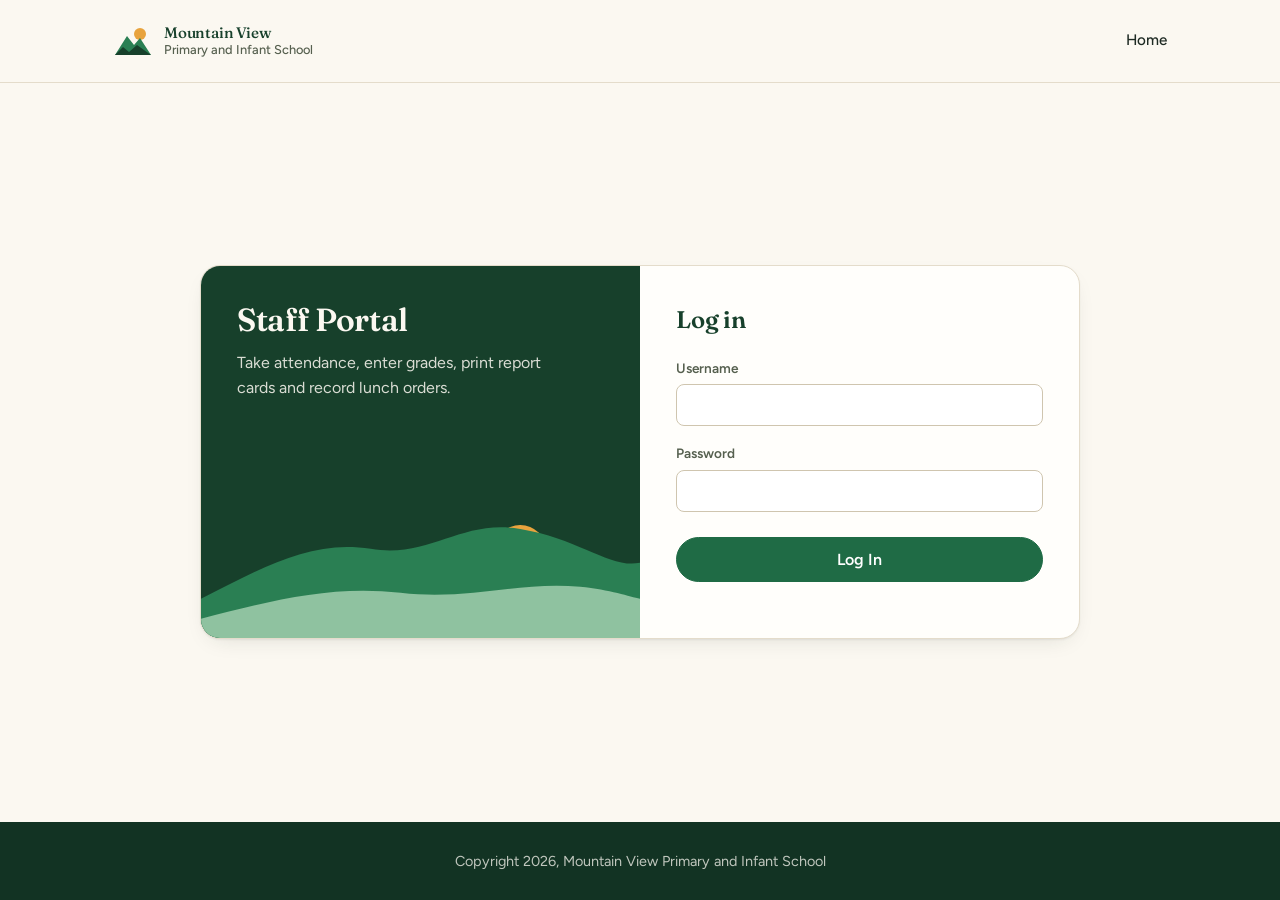
<file: src/main/resources/static/portal/students.html>
<!DOCTYPE html>
<html lang="en">
<head>
    <meta charset="UTF-8">
    <meta name="viewport" content="width=device-width, initial-scale=1.0">
    <title>Staff Portal - Students</title>
    <link rel="stylesheet" href="../css/styles.css">
    <script src="../js/common.js"></script>
    <script src="../js/students.js"></script>
</head>
<body>
    <header>
        <div class="container">
            <h1>MVPI Staff Portal</h1>
            <nav>
                <ul id="nav"></ul>
            </nav>
        </div>
    </header>

    <main class="portal container">
        <p class="user-info" id="user-info"></p>
        <div id="page-content">
            <h2>Students</h2>

            <label for="search">Search by name:</label>
            <input type="search" id="search" placeholder="Type a name">
            <label for="class-filter">Class:</label>
            <select id="class-filter">
                <option value="">All classes</option>
            </select>

            <p id="count"></p>
            <div class="table-scroll">
                <table>
                    <thead>
                        <tr>
                            <th>Name</th>
                            <th>Class</th>
                            <th>Grade</th>
                            <th>Gender</th>
                            <th>Department</th>
                            <th class="records-only"></th>
                        </tr>
                    </thead>
                    <tbody id="student-rows"></tbody>
                </table>
            </div>

            <div id="details" class="details" hidden></div>

            <!-- Only the Principal, Vice Principal and admin staff see this form -->
            <form id="student-form" class="records-only">
                <fieldset>
                    <legend id="form-title">Register a New Student</legend>
                    <div class="form-row">
                        <label>First name <input type="text" id="firstName"></label>
                        <label>Last name <input type="text" id="lastName"></label>
                        <label>Gender
                            <select id="gender">
                                <option value="FEMALE">Female</option>
                                <option value="MALE">Male</option>
                            </select>
                        </label>
                        <label>Date of birth <input type="date" id="dateOfBirth"></label>
                    </div>
                    <div class="form-row">
                        <label>Grade
                            <select id="gradeLevel">
                                <option value="0">Infant</option>
                                <option value="1">Grade 1</option>
                                <option value="2">Grade 2</option>
                                <option value="3">Grade 3</option>
                                <option value="4">Grade 4</option>
                                <option value="5">Grade 5</option>
                                <option value="6">Grade 6</option>
                            </select>
                        </label>
                        <label>Class (e.g. 1M) <input type="text" id="className"></label>
                        <label>Department
                            <select id="division">
                                <option value="PRIMARY">Primary</option>
                                <option value="INFANT">Infant</option>
                            </select>
                        </label>
                        <label>Registration date <input type="date" id="registrationDate"></label>
                    </div>
                    <div class="form-row">
                        <label>Address <input type="text" id="address" size="40"></label>
                        <label>Guardian name <input type="text" id="guardianName"></label>
                        <label>Guardian phone <input type="text" id="guardianPhone"></label>
                    </div>
                    <div class="form-row">
                        <label>Health notes <textarea id="healthInfo" rows="2" cols="40"></textarea></label>
                        <label><input type="checkbox" id="immunizationUpToDate"> Immunizations up to date</label>
                    </div>
                    <button type="submit" id="save-button">Register Student</button>
                    <button type="button" class="grey" id="cancel-button" hidden>Cancel</button>
                    <p id="form-message" class="message"></p>
                </fieldset>
            </form>
        </div>
    </main>

    <footer>
        <div class="container">
            <p>Copyright 2026, Mountain View Primary and Infant School</p>
        </div>
    </footer>
</body>
</html>
</file>
<file: src/main/resources/static/css/styles.css>
/* Styles for the Mountain View website and staff portal */

@import url("https://fonts.googleapis.com/css2?family=Fraunces:opsz,wght@9..144,400..700&family=Figtree:wght@400..700&display=swap");

:root {
    /* Colours: warm exercise-book paper, hillside greens, a little sun */
    --paper: #FBF8F1;
    --paper-deep: #F3EEE1;
    --surface: #FFFEFB;
    --line: #E4DCCB;
    --line-strong: #CFC5AF;
    --ink: #1E2A23;
    --ink-muted: #56604F;
    --green-900: #123323;
    --green-800: #17402B;
    --green-700: #1F6B45;
    --green-600: #2A7F53;
    --green-300: #8FC2A0;
    --green-100: #E3EFE5;
    --sun: #E8A33D;
    --sun-soft: #F6DDB0;
    --blue: #2B4C7E;
    --error: #B42318;
    --error-soft: #FDECEA;

    --font-display: "Fraunces", Georgia, "Times New Roman", serif;
    --font-body: "Figtree", -apple-system, "Segoe UI", Roboto, Arial, sans-serif;

    --radius: 14px;
    --radius-sm: 8px;
    --shadow: 0 1px 2px rgba(30, 42, 35, 0.06), 0 8px 24px -12px rgba(30, 42, 35, 0.18);
    --ease-out: cubic-bezier(0.16, 1, 0.3, 1);
}

*, *::before, *::after {
    box-sizing: border-box;
}

html {
    scroll-behavior: smooth;
    scroll-padding-top: 5.5rem;
    scrollbar-color: var(--line-strong) var(--paper);
    -webkit-text-size-adjust: 100%;
}

body {
    margin: 0;
    font-family: var(--font-body);
    font-size: 16px;
    line-height: 1.55;
    color: var(--ink);
    background-color: var(--paper);
    -webkit-font-smoothing: antialiased;
    min-height: 100vh;
    display: flex;
    flex-direction: column;
}

main {
    flex: 1;
}

::selection {
    background-color: var(--sun-soft);
    color: var(--ink);
}

.container {
    max-width: 1120px;
    width: 100%;
    margin: 0 auto;
    padding-left: 1.25rem;
    padding-right: 1.25rem;
}

h1, h2, h3 {
    font-family: var(--font-display);
    font-weight: 600;
    color: var(--green-800);
    line-height: 1.15;
    letter-spacing: -0.01em;
    text-wrap: balance;
}

h2 {
    font-size: clamp(1.6rem, 1.2rem + 1.4vw, 2.1rem);
    margin: 1.75rem 0 0.75rem;
}

h3 {
    font-size: 1.25rem;
    margin: 1.5rem 0 0.5rem;
}

p {
    text-wrap: pretty;
}

a {
    color: var(--blue);
    text-underline-offset: 3px;
    text-decoration-thickness: 1px;
}

a:hover {
    text-decoration-thickness: 2px;
}

:focus-visible {
    outline: 3px solid var(--blue);
    outline-offset: 2px;
    border-radius: 4px;
}

/* Makes sure anything with the hidden attribute stays hidden */
[hidden] {
    display: none !important;
}

.table-scroll {
    overflow-x: auto;
    width: 100%;
}


/* The header (public pages) */

header {
    background-color: rgba(251, 248, 241, 0.92);
    border-bottom: 1px solid var(--line);
    position: sticky;
    top: 0;
    z-index: 10;
    backdrop-filter: saturate(1.4) blur(10px);
    -webkit-backdrop-filter: saturate(1.4) blur(10px);
}

header .container {
    display: flex;
    align-items: center;
    justify-content: space-between;
    gap: 1.5rem;
    padding-top: 0.85rem;
    padding-bottom: 0.85rem;
}

header h1 {
    margin: 0;
    font-size: 1.15rem;
    line-height: 1.2;
    display: flex;
    align-items: center;
    gap: 0.7rem;
}

.brand {
    display: flex;
    align-items: center;
    gap: 0.7rem;
    color: inherit;
    text-decoration: none;
}

.brand svg {
    width: 40px;
    height: 40px;
    flex-shrink: 0;
}

.brand small {
    display: block;
    font-family: var(--font-body);
    font-size: 0.8rem;
    font-weight: 500;
    letter-spacing: 0;
    color: var(--ink-muted);
}

header ul {
    list-style: none;
    margin: 0;
    padding: 0;
    display: flex;
    flex-wrap: wrap;
    align-items: center;
    gap: 0.25rem;
}

header a {
    display: inline-block;
    text-decoration: none;
    color: var(--ink);
    font-weight: 500;
    font-size: 0.95rem;
    padding: 0.45rem 0.8rem;
    border-radius: 999px;
    transition: background-color 160ms ease, color 160ms ease;
}

header a:hover {
    background-color: var(--paper-deep);
    color: var(--green-700);
}

header a.current {
    color: var(--green-800);
    background-color: var(--green-100);
    font-weight: 600;
}

header a.nav-cta {
    border: 1px solid var(--green-700);
    color: var(--green-700);
    margin-left: 0.5rem;
}

header a.nav-cta:hover {
    background-color: var(--green-700);
    color: white;
}


/* The header (staff portal): every portal page has <ul id="nav"> */

header:has(#nav) {
    background-color: var(--green-800);
    border-bottom: 0;
    box-shadow: inset 0 -3px 0 var(--sun);
    backdrop-filter: none;
    -webkit-backdrop-filter: none;
}

header:has(#nav) .container {
    flex-wrap: wrap;
    row-gap: 0.6rem;
    padding-bottom: 1rem;
}

header:has(#nav) h1 {
    color: var(--paper);
    font-size: 1.2rem;
}

/* The little mountain mark beside "MVPI Staff Portal" */
header:has(#nav) h1::before {
    content: "";
    width: 34px;
    height: 34px;
    flex-shrink: 0;
    background: url("data:image/svg+xml,%3Csvg xmlns='http://www.w3.org/2000/svg' viewBox='0 0 40 40'%3E%3Ccircle cx='27' cy='13' r='6' fill='%23E8A33D'/%3E%3Cpath d='M2 34 14 15l7 9 6-7 11 17z' fill='%238FC2A0'/%3E%3Cpath d='M2 34l8-8 6 5 8-7 14 10z' fill='%23FBF8F1'/%3E%3C/svg%3E") center / contain no-repeat;
}

header:has(#nav) a {
    color: rgba(251, 248, 241, 0.82);
}

header:has(#nav) a:hover {
    background-color: rgba(251, 248, 241, 0.1);
    color: var(--paper);
}

header:has(#nav) a.current {
    background-color: var(--paper);
    color: var(--green-800);
}

header:has(#nav) a#logout {
    border: 1px solid rgba(251, 248, 241, 0.35);
    margin-left: 0.25rem;
}

header:has(#nav) :focus-visible {
    outline-color: var(--sun);
}


/* Buttons */

.btn, button {
    font: inherit;
    font-size: 0.95rem;
    font-weight: 600;
    background-color: var(--green-700);
    color: white;
    border: 1px solid var(--green-700);
    padding: 0.6rem 1.15rem;
    border-radius: 999px;
    cursor: pointer;
    text-decoration: none;
    display: inline-flex;
    align-items: center;
    justify-content: center;
    gap: 0.4rem;
    line-height: 1.2;
    transition: background-color 160ms ease, border-color 160ms ease, transform 120ms var(--ease-out);
}

.btn:hover, button:hover {
    background-color: var(--green-800);
    border-color: var(--green-800);
}

.btn:active, button:active {
    transform: scale(0.97);
}

button:disabled {
    opacity: 0.5;
    cursor: not-allowed;
    transform: none;
}

button.grey, .btn.secondary {
    background-color: var(--surface);
    color: var(--ink);
    border-color: var(--line-strong);
}

button.grey:hover, .btn.secondary:hover {
    background-color: var(--paper-deep);
    border-color: var(--ink-muted);
}

button.small {
    padding: 0.3rem 0.75rem;
    font-size: 0.82rem;
}

.btn.sun {
    background-color: var(--sun);
    border-color: var(--sun);
    color: var(--green-900);
}

.btn.sun:hover {
    background-color: #F0B45A;
    border-color: #F0B45A;
}


/* Forms */

input, select, textarea {
    font: inherit;
    font-size: 0.95rem;
    font-weight: 400;
    color: var(--ink);
    background-color: white;
    padding: 0.5rem 0.7rem;
    min-height: 2.5rem;
    border: 1px solid var(--line-strong);
    border-radius: var(--radius-sm);
    transition: border-color 140ms ease, box-shadow 140ms ease;
    accent-color: var(--green-700);
}

input::placeholder, textarea::placeholder {
    color: #747C6D;
}

input:hover, select:hover, textarea:hover {
    border-color: var(--ink-muted);
}

input:focus, select:focus, textarea:focus {
    outline: none;
    border-color: var(--green-700);
    box-shadow: 0 0 0 3px rgba(31, 107, 69, 0.2);
}

input[type="checkbox"] {
    min-height: 0;
    width: 1.1rem;
    height: 1.1rem;
    padding: 0;
    margin: 0;
}

label {
    display: inline-flex;
    flex-direction: column;
    gap: 0.3rem;
    font-size: 0.85rem;
    font-weight: 600;
    color: var(--ink-muted);
    margin-right: 0.75rem;
    margin-bottom: 0.75rem;
}

/* A checkbox sits beside its words */
label:has(> input[type="checkbox"]) {
    flex-direction: row;
    align-items: center;
    gap: 0.5rem;
    color: var(--ink);
    font-weight: 500;
    font-size: 0.95rem;
}

fieldset {
    border: 1px solid var(--line);
    border-radius: var(--radius);
    background-color: var(--surface);
    box-shadow: var(--shadow);
    margin: 0 0 1.5rem;
    padding: 1.4rem 1.5rem 1.5rem;
    min-width: 0;
    display: flex;
    flex-wrap: wrap;
    align-items: flex-end;
    gap: 0.75rem 0.85rem;
}

fieldset label {
    margin: 0;
}

/* Anything that is not a field or a button takes the whole row */
fieldset > :is(legend, p, div, h3, table, .form-row) {
    flex-basis: 100%;
    margin-top: 0;
    margin-bottom: 0;
}

fieldset > p:empty {
    display: none;
}

legend {
    float: left;
    width: 100%;
    padding: 0 0 0.85rem;
    margin-bottom: 0.25rem;
    border-bottom: 1px solid var(--line);
    font-family: var(--font-display);
    font-size: 1.2rem;
    font-weight: 600;
    color: var(--green-800);
}

.form-row {
    display: flex;
    flex-wrap: wrap;
    align-items: flex-end;
    gap: 0.75rem 0.85rem;
}

.form-row label {
    margin: 0;
}


/* Tables (some are built without a thead, so style th and td directly) */

table {
    border-collapse: separate;
    border-spacing: 0;
    width: 100%;
    background-color: var(--surface);
    border: 1px solid var(--line);
    border-radius: 10px;
    overflow: hidden;
    margin: 0.5rem 0 1rem;
    font-size: 0.93rem;
}

th, td {
    padding: 0.6rem 0.85rem;
    text-align: left;
    border-bottom: 1px solid var(--line);
    vertical-align: middle;
    font-variant-numeric: tabular-nums;
    white-space: nowrap;
}

th {
    background-color: var(--paper-deep);
    font-weight: 600;
    font-size: 0.83rem;
    color: var(--ink-muted);
    white-space: nowrap;
}

tr:last-child > td {
    border-bottom: 0;
}

tbody tr:hover > td,
tr:not(:first-child):hover > td {
    background-color: #FAF6EC;
}

td select, td input {
    min-height: 2.1rem;
    padding: 0.3rem 0.5rem;
    font-size: 0.88rem;
}


/* Messages */

.message {
    font-weight: 600;
    min-height: 1.2em;
}

.message:empty {
    min-height: 0;
    margin: 0;
}

.error {
    color: var(--error);
}

p.error:not(:empty), td.error {
    background-color: var(--error-soft);
    border: 1px solid #F5C2BD;
    border-radius: var(--radius-sm);
    padding: 0.55rem 0.8rem;
    font-weight: 600;
}

.success {
    color: var(--green-700);
}


/* Home page */

.hero {
    position: relative;
    background: linear-gradient(180deg, var(--paper) 0%, #EEF3E8 70%, #E4EEDF 100%);
    padding: clamp(3.5rem, 8vw, 6.5rem) 0 0;
    overflow: hidden;
}

.hero .container {
    position: relative;
    z-index: 1;
}

.hero h2 {
    font-size: clamp(2.6rem, 1.4rem + 5vw, 4.75rem);
    line-height: 1.02;
    letter-spacing: -0.03em;
    font-weight: 600;
    font-variation-settings: "opsz" 144;
    margin: 0 0 1.25rem;
    max-width: 12ch;
}

.hero p {
    font-size: clamp(1.05rem, 1rem + 0.35vw, 1.25rem);
    max-width: 52ch;
    color: var(--ink-muted);
    margin: 0 0 2rem;
}

.hero-actions {
    display: flex;
    flex-wrap: wrap;
    gap: 0.75rem;
}

.hero-actions .btn {
    padding: 0.8rem 1.4rem;
    font-size: 1rem;
}

.ridges {
    display: block;
    width: 100%;
    height: clamp(160px, 22vw, 300px);
    margin-top: clamp(-2rem, -2vw, 0rem);
}

.ridges .ridge,
.ridges .sun-disc {
    transform-box: fill-box;
    animation: rise 1.4s var(--ease-out) both;
}

.ridges .sun-disc { animation-name: sun-rise; animation-duration: 2s; }
.ridges .far { animation-delay: 60ms; }
.ridges .mid { animation-delay: 160ms; }
.ridges .near { animation-delay: 260ms; }

@keyframes rise {
    from { transform: translateY(18%); }
    to { transform: translateY(0); }
}

@keyframes sun-rise {
    from { transform: translateY(40%); }
    to { transform: translateY(0); }
}

@media (prefers-reduced-motion: reduce) {
    .ridges .ridge, .ridges .sun-disc { animation: none; }
    html { scroll-behavior: auto; }
}

.section {
    padding: clamp(3rem, 7vw, 5.5rem) 0;
}

.section h2 {
    margin-top: 0;
}

/* About: heading on the left, a ruled list on the right */
.split {
    display: grid;
    grid-template-columns: minmax(0, 1fr) minmax(0, 1.6fr);
    gap: clamp(1.5rem, 5vw, 5rem);
    align-items: start;
}

.split > h2 {
    position: sticky;
    top: 6rem;
}

.ruled {
    list-style: none;
    margin: 0;
    padding: 0;
    border-top: 1px solid var(--line-strong);
}

.ruled li {
    display: grid;
    grid-template-columns: 12rem minmax(0, 1fr);
    gap: 1.5rem;
    padding: 1.5rem 0;
    border-bottom: 1px solid var(--line);
}

.ruled h3 {
    margin: 0;
    font-size: 1.3rem;
}

.ruled p {
    margin: 0;
    color: var(--ink-muted);
    max-width: 60ch;
}

/* Departments: three stops climbing up the hill */
.departments {
    background-color: var(--green-100);
}

.trail {
    list-style: none;
    margin: 2.5rem 0 0;
    padding: 0;
    display: grid;
    grid-template-columns: repeat(3, minmax(0, 1fr));
    align-items: end;
}

.trail li {
    position: relative;
    padding: 1.5rem 1.75rem 0 0;
    border-top: 2px dashed var(--green-600);
}

.trail li:nth-child(1) { margin-bottom: 0; }
.trail li:nth-child(2) { margin-bottom: 3rem; }
.trail li:nth-child(3) { margin-bottom: 6rem; }

/* The stop marker on the trail */
.trail li::before {
    content: "";
    position: absolute;
    top: -9px;
    left: 0;
    width: 16px;
    height: 16px;
    border-radius: 50%;
    background-color: var(--paper);
    border: 3px solid var(--green-700);
}

.trail li:last-child::before {
    background-color: var(--sun);
    border-color: var(--green-800);
}

.trail h3 {
    margin: 0 0 0.5rem;
    font-size: 1.45rem;
}

.trail p {
    margin: 0;
    color: var(--ink-muted);
    max-width: 34ch;
}

/* Staff portal band */
.portal-band {
    background-color: var(--green-800);
    color: rgba(251, 248, 241, 0.85);
    padding: clamp(3rem, 6vw, 4.5rem) 0;
}

.portal-band .container {
    display: flex;
    align-items: center;
    justify-content: space-between;
    gap: 2rem;
}

.portal-band h2 {
    color: var(--paper);
    margin: 0 0 0.5rem;
}

.portal-band p {
    margin: 0;
    max-width: 56ch;
}

.portal-band .btn {
    flex-shrink: 0;
    padding: 0.8rem 1.4rem;
    font-size: 1rem;
}

.portal-band :focus-visible {
    outline-color: var(--sun);
}

/* News */
.news-list {
    display: grid;
    grid-template-columns: repeat(3, minmax(0, 1fr));
    gap: 2rem;
    margin-top: 2rem;
}

.news-list article {
    border-top: 2px solid var(--green-800);
    padding-top: 1.1rem;
}

.news-list h3 {
    margin: 0 0 0.5rem;
}

.news-list p {
    margin: 0;
    color: var(--ink-muted);
}


/* Login page */

.login-page {
    display: grid;
    place-items: center;
    padding: clamp(2rem, 6vw, 4.5rem) 1.25rem;
}

.login-box {
    width: 100%;
    max-width: 880px;
    display: grid;
    grid-template-columns: minmax(0, 1fr) minmax(0, 1fr);
    background-color: var(--surface);
    border: 1px solid var(--line);
    border-radius: 20px;
    box-shadow: var(--shadow);
    overflow: hidden;
}

.login-side {
    background-color: var(--green-800);
    color: rgba(251, 248, 241, 0.85);
    padding: 2.25rem 2.25rem 0;
    display: flex;
    flex-direction: column;
}

.login-side h2 {
    color: var(--paper);
    margin: 0 0 0.75rem;
    font-size: 2rem;
}

.login-side p {
    margin: 0;
    max-width: 32ch;
}

.login-side svg {
    display: block;
    width: calc(100% + 4.5rem);
    margin: auto -2.25rem 0;
    padding-top: 2rem;
}

.login-form {
    padding: 2.5rem 2.25rem;
}

.login-form h3 {
    margin: 0 0 1.5rem;
    font-size: 1.5rem;
}

.field {
    display: flex;
    flex-direction: column;
    gap: 0.35rem;
    margin-bottom: 1.1rem;
}

.field label {
    margin: 0;
}

.field input {
    width: 100%;
}

.login-form button {
    width: 100%;
    margin-top: 0.5rem;
    padding: 0.75rem 1rem;
    font-size: 1rem;
}

.login-form .message {
    margin: 1rem 0 0;
}


/* Staff portal pages */

main.portal {
    padding-top: 1.5rem;
    padding-bottom: 3rem;
}

main.portal > #page-content > h2:first-child,
main.portal h2#welcome {
    margin-top: 0.25rem;
    margin-bottom: 1.25rem;
}

.user-info {
    color: var(--ink-muted);
    font-size: 0.88rem;
    margin: 0 0 0.75rem;
}

.user-info:empty {
    display: none;
}

/* Students page: the search controls above the table */
#page-content > label {
    margin-right: 0.25rem;
}

#page-content > input, #page-content > select {
    margin-right: 1rem;
}

.boxes {
    display: grid;
    grid-template-columns: repeat(auto-fill, minmax(210px, 1fr));
    gap: 1rem;
    margin-bottom: 1.5rem;
}

.box {
    background-color: var(--surface);
    border: 1px solid var(--line);
    border-radius: var(--radius);
    box-shadow: var(--shadow);
    padding: 1.1rem 1.25rem;
    color: var(--ink-muted);
    font-size: 0.9rem;
}

.box > div:first-child {
    font-weight: 600;
    color: var(--ink);
}

.box .number {
    font-family: var(--font-display);
    font-size: 2.3rem;
    font-weight: 600;
    line-height: 1.1;
    margin: 0.35rem 0 0.15rem;
    color: var(--green-800);
    font-variant-numeric: tabular-nums;
}

.details {
    background-color: var(--surface);
    border: 1px solid var(--line);
    border-radius: var(--radius);
    box-shadow: var(--shadow);
    padding: 1.25rem 1.5rem;
    margin-bottom: 1.5rem;
}

.details h3:first-child {
    margin-top: 0;
}

.report-card {
    background-color: white;
    border: 1px solid var(--line-strong);
    outline: 1px solid var(--line);
    outline-offset: -8px;
    border-radius: 4px;
    padding: 2rem 2.25rem;
    box-shadow: var(--shadow);
}

.report-card h2 {
    margin-top: 0;
    text-align: center;
}


/* The footer */

footer {
    background-color: var(--green-900);
    color: rgba(251, 248, 241, 0.75);
    padding: 1.75rem 0;
    font-size: 0.9rem;
}

footer .container {
    text-align: center;
}

footer p {
    margin: 0;
}

main.portal + footer, .login-page + footer {
    margin-top: 0;
}


/* Smaller screens */

@media (max-width: 860px) {
    .split, .ruled li, .news-list {
        grid-template-columns: 1fr;
    }

    .split > h2 {
        position: static;
    }

    .ruled li {
        gap: 0.4rem;
    }

    .news-list {
        gap: 1.75rem;
    }

    .trail {
        grid-template-columns: 1fr;
        margin-left: 0.5rem;
    }

    .trail li,
    .trail li:nth-child(n) {
        margin: 0;
        border-top: 0;
        border-left: 2px dashed var(--green-600);
        padding: 0 0 2rem 1.75rem;
    }

    .trail li:last-child {
        padding-bottom: 0;
    }

    .trail li::before {
        top: 2px;
        left: -9px;
    }

    .login-box {
        grid-template-columns: 1fr;
    }

    .login-side svg {
        max-height: 120px;
    }
}

@media (max-width: 700px) {
    header .container {
        flex-direction: column;
        align-items: flex-start;
        gap: 0.6rem;
    }

    header {
        position: static;
    }

    header nav {
        overflow-x: auto;
        scrollbar-width: none;
        margin: 0 -1.25rem;
        padding: 0 1.25rem;
        width: calc(100% + 2.5rem);
    }

    header ul {
        flex-wrap: nowrap;
    }

    header a {
        white-space: nowrap;
    }

    header a.nav-cta {
        margin-left: 0;
    }

    .portal-band .container {
        flex-direction: column;
        align-items: flex-start;
    }

    fieldset {
        padding: 1.15rem 1rem 1.25rem;
    }

    fieldset label, .form-row label {
        flex: 1 1 100%;
    }

    fieldset input:not([type="checkbox"]), fieldset select, fieldset textarea {
        width: 100%;
    }

    input, select, textarea {
        font-size: 16px; /* stops phones zooming in on the field */
    }

    .login-form, .login-side {
        padding-left: 1.5rem;
        padding-right: 1.5rem;
    }

    .login-side svg {
        width: calc(100% + 3rem);
        margin-left: -1.5rem;
        margin-right: -1.5rem;
    }
}

/* Hide the menu and buttons when printing a report card */

@media print {
    header, footer, fieldset, .no-print, .user-info {
        display: none;
    }

    body {
        background: white;
    }

    .report-card {
        box-shadow: none;
        border-color: #999;
    }
}
</file>
